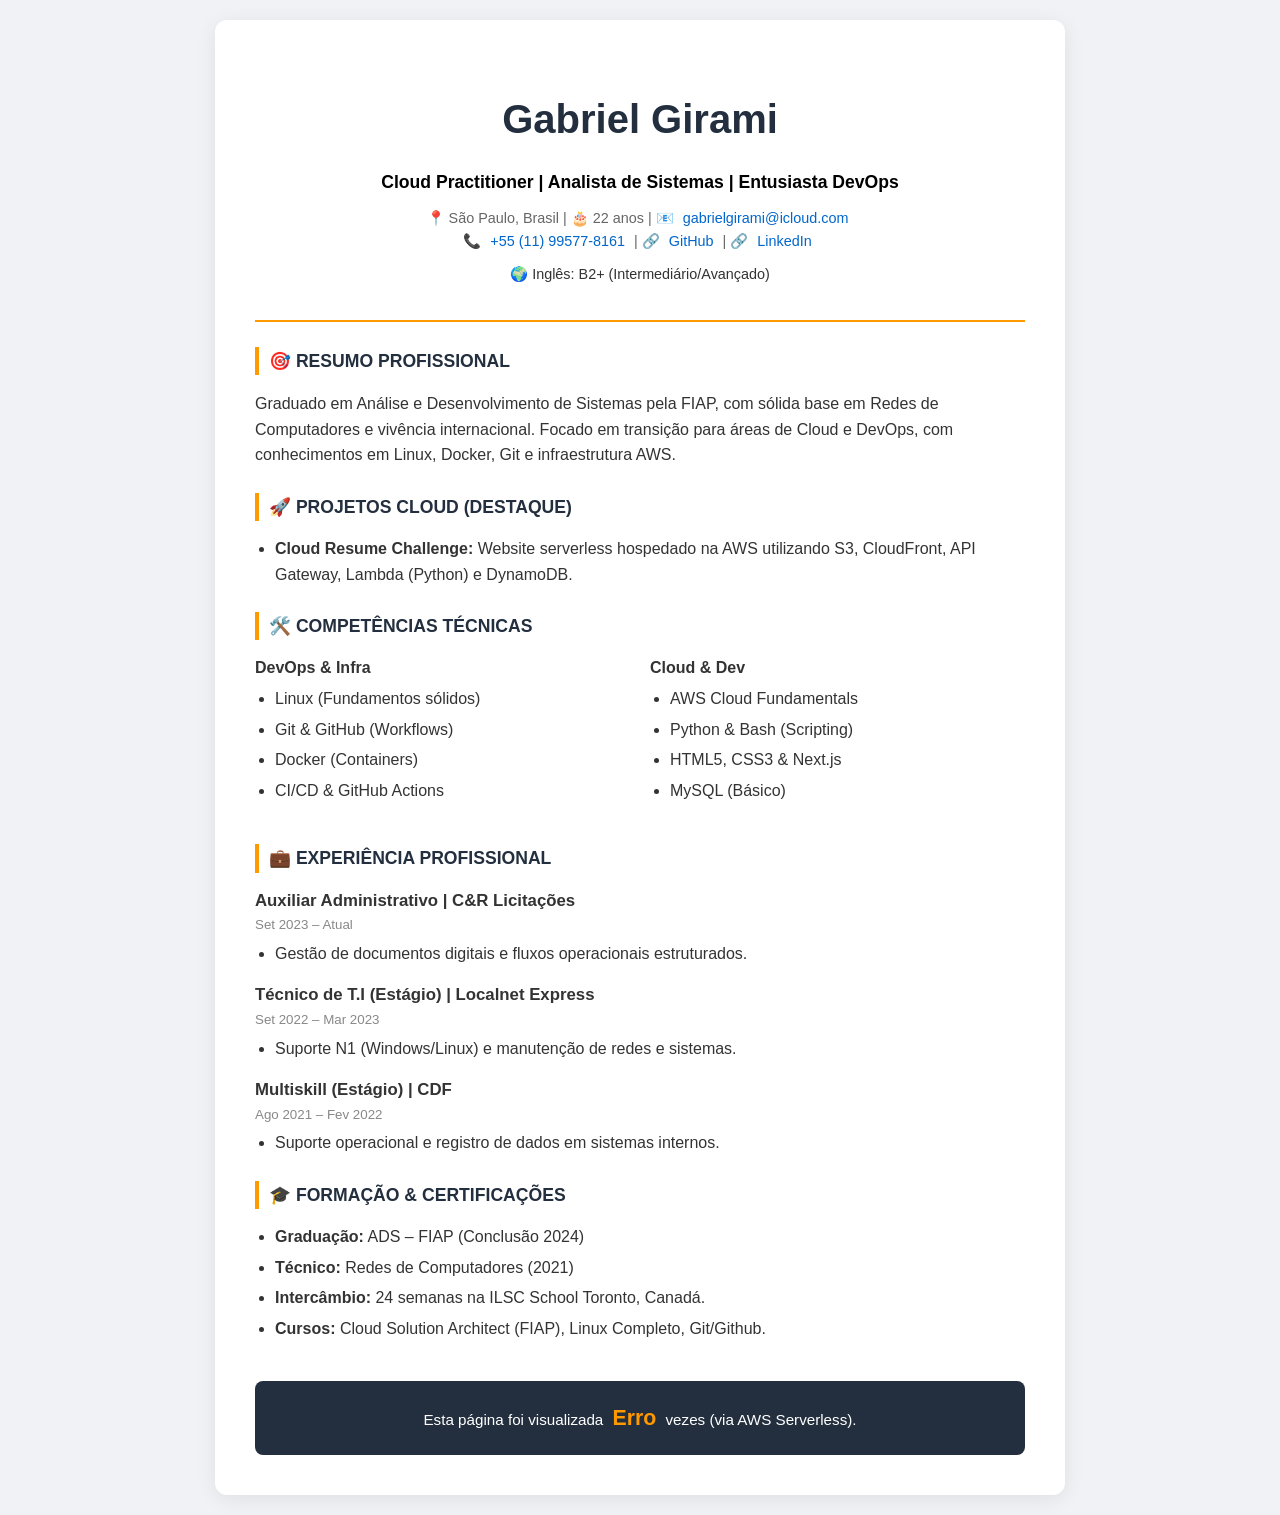
<file: index.html>
<!DOCTYPE html>
<html lang="pt-br">
<head>
    <meta charset="UTF-8">
    <meta name="viewport" content="width=device-width, initial-scale=1.0">
    <title>Currículo | Gabriel Girami</title>
    <link rel="stylesheet" href="style.css">
</head>
<body>

<div class="container">
    <header>
        <h1>Gabriel Girami</h1>
        <p class="subtitle"><strong>Cloud Practitioner | Analista de Sistemas | Entusiasta DevOps</strong></p>
        <div class="contact-info">
            📍 São Paulo, Brasil | 🎂 22 anos | 📧 <a href="mailto:gabrielgirami@icloud.com">gabrielgirami@icloud.com</a><br>
            📞 <a href="https://wa.me/5511995778161" target="_blank">+55 (11) 99577-8161</a> | 
            🔗 <a href="https://github.com/gabrielgirami2" target="_blank">GitHub</a> | 
            🔗 <a href="https://linkedin.com/in/gabrielgirami" target="_blank">LinkedIn</a>
        </div>
        <p style="font-size: 0.9em; margin-top: 10px;">🌍 Inglês: B2+ (Intermediário/Avançado)</p>
    </header>

    <section>
        <h3>🎯 Resumo Profissional</h3>
        <p>Graduado em Análise e Desenvolvimento de Sistemas pela FIAP, com sólida base em Redes de Computadores e vivência internacional. Focado em transição para áreas de Cloud e DevOps, com conhecimentos em Linux, Docker, Git e infraestrutura AWS.</p>
    </section>

    <section>
        <h3>🚀 Projetos Cloud (Destaque)</h3>
        <ul>
            <li><strong>Cloud Resume Challenge:</strong> Website serverless hospedado na AWS utilizando S3, CloudFront, API Gateway, Lambda (Python) e DynamoDB.</li>
        </ul>
    </section>

    <section>
        <h3>🛠️ Competências Técnicas</h3>
        <div class="skills-grid">
            <div>
                <strong>DevOps & Infra</strong>
                <ul>
                    <li>Linux (Fundamentos sólidos)</li>
                    <li>Git & GitHub (Workflows)</li>
                    <li>Docker (Containers)</li>
                    <li>CI/CD & GitHub Actions</li>
                </ul>
            </div>
            <div>
                <strong>Cloud & Dev</strong>
                <ul>
                    <li>AWS Cloud Fundamentals</li>
                    <li>Python & Bash (Scripting)</li>
                    <li>HTML5, CSS3 & Next.js</li>
                    <li>MySQL (Básico)</li>
                </ul>
            </div>
        </div>
    </section>

    <section>
        <h3>💼 Experiência Profissional</h3>
        <div class="item">
            <strong>Auxiliar Administrativo | C&R Licitações</strong>
            <small>Set 2023 – Atual</small>
            <ul>
                <li>Gestão de documentos digitais e fluxos operacionais estruturados.</li>
            </ul>
        </div>

        <div class="item">
            <strong>Técnico de T.I (Estágio) | Localnet Express</strong>
            <small>Set 2022 – Mar 2023</small>
            <ul>
                <li>Suporte N1 (Windows/Linux) e manutenção de redes e sistemas.</li>
            </ul>
        </div>

        <div class="item">
            <strong>Multiskill (Estágio) | CDF</strong>
            <small>Ago 2021 – Fev 2022</small>
            <ul>
                <li>Suporte operacional e registro de dados em sistemas internos.</li>
            </ul>
        </div>
    </section>

    <section>
        <h3>🎓 Formação & Certificações</h3>
        <ul>
            <li><strong>Graduação:</strong> ADS – FIAP (Conclusão 2024)</li>
            <li><strong>Técnico:</strong> Redes de Computadores (2021)</li>
            <li><strong>Intercâmbio:</strong> 24 semanas na ILSC School Toronto, Canadá.</li>
            <li><strong>Cursos:</strong> Cloud Solution Architect (FIAP), Linux Completo, Git/Github.</li>
        </ul>
    </section>

    <div class="stats">
        Esta página foi visualizada <span id="counter">carregando...</span> vezes (via AWS Serverless).
    </div>
</div> 

<script>
    const apiURL = 'https://xwcdg2f7ud.execute-api.us-east-1.amazonaws.com/default/update-resume-counter';

    async function getCounter() {
        try {
            let response = await fetch(apiURL);
            let data = await response.json();
            document.getElementById('counter').innerText = data.count;
        } catch (error) {
            console.error("Erro ao buscar contador:", error);
            document.getElementById('counter').innerText = "Erro";
        }
    }
    getCounter();
</script>
    
</body>
</html>
</file>
<file: style.css>
/* Configurações Gerais */
body {
    font-family: 'Segoe UI', Tahoma, Geneva, Verdana, sans-serif;
    line-height: 1.6;
    max-width: 850px;
    margin: auto;
    padding: 20px;
    background-color: #f0f2f5;
    color: #333;
}

/* Container Principal */
.container {
    background: #ffffff;
    padding: 40px;
    border-radius: 12px;
    box-shadow: 0 4px 20px rgba(0,0,0,0.08);
}

/* Cabeçalho */
header {
    text-align: center;
    border-bottom: 2px solid #ff9900;
    padding-bottom: 20px;
    margin-bottom: 25px;
}

header h1 {
    color: #232f3e;
    margin-bottom: 5px;
    font-size: 2.5em;
}

.subtitle {
    color: #000000;
    font-size: 1.1em;
    margin-bottom: 10px;
}

.contact-info {
    font-size: 0.9em;
    color: #666;
}

.contact-info a {
    color: #0066cc;
    text-decoration: none;
    margin: 0 5px;
}

.contact-info a:hover {
    text-decoration: underline;
}

/* Seções */
section {
    margin-bottom: 25px;
}

h3 {
    color: #232f3e;
    border-left: 4px solid #ff9900;
    padding-left: 10px;
    margin-bottom: 15px;
    text-transform: uppercase;
    font-size: 1.1em;
}

/* Grid de Competências */
.skills-grid {
    display: grid;
    grid-template-columns: 1fr 1fr;
    gap: 20px;
}

@media (max-width: 600px) {
    .skills-grid { grid-template-columns: 1fr; }
}

/* Experiência e Formação */
.item {
    margin-bottom: 15px;
}

.item strong {
    display: block;
    font-size: 1.05em;
}

.item small {
    color: #888;
    display: block;
    margin-bottom: 5px;
}

/* Listas */
ul {
    padding-left: 20px;
    margin-top: 5px;
}

li {
    margin-bottom: 5px;
}

/* Contador (AWS Style) */
.stats {
    margin-top: 40px;
    padding: 20px;
    background: #232f3e;
    color: #ffffff;
    text-align: center;
    border-radius: 8px;
    font-size: 0.95em;
}

#counter {
    font-weight: bold;
    color: #ff9900;
    font-size: 1.4em;
    margin: 0 5px;
}
</file>
<file: website/style.css>
/* Configurações Gerais */
body {
    font-family: 'Segoe UI', Tahoma, Geneva, Verdana, sans-serif;
    line-height: 1.6;
    max-width: 850px;
    margin: auto;
    padding: 20px;
    background-color: #f0f2f5;
    color: #333;
}

/* Container Principal */
.container {
    background: #ffffff;
    padding: 40px;
    border-radius: 12px;
    box-shadow: 0 4px 20px rgba(0,0,0,0.08);
}

/* Cabeçalho */
header {
    text-align: center;
    border-bottom: 2px solid #ff9900;
    padding-bottom: 20px;
    margin-bottom: 25px;
}

header h1 {
    color: #232f3e;
    margin-bottom: 5px;
    font-size: 2.5em;
}

.subtitle {
    color: #000000;
    font-size: 1.1em;
    margin-bottom: 10px;
}

.contact-info {
    font-size: 0.9em;
    color: #666;
}

.contact-info a {
    color: #0066cc;
    text-decoration: none;
    margin: 0 5px;
}

.contact-info a:hover {
    text-decoration: underline;
}

/* Seções */
section {
    margin-bottom: 25px;
}

h3 {
    color: #232f3e;
    border-left: 4px solid #ff9900;
    padding-left: 10px;
    margin-bottom: 15px;
    text-transform: uppercase;
    font-size: 1.1em;
}

/* Grid de Competências */
.skills-grid {
    display: grid;
    grid-template-columns: 1fr 1fr;
    gap: 20px;
}

@media (max-width: 600px) {
    .skills-grid { grid-template-columns: 1fr; }
}

/* Experiência e Formação */
.item {
    margin-bottom: 15px;
}

.item strong {
    display: block;
    font-size: 1.05em;
}

.item small {
    color: #888;
    display: block;
    margin-bottom: 5px;
}

/* Listas */
ul {
    padding-left: 20px;
    margin-top: 5px;
}

li {
    margin-bottom: 5px;
}

/* Contador (AWS Style) */
.stats {
    margin-top: 40px;
    padding: 20px;
    background: #232f3e;
    color: #ffffff;
    text-align: center;
    border-radius: 8px;
    font-size: 0.95em;
}

#counter {
    font-weight: bold;
    color: #ff9900;
    font-size: 1.4em;
    margin: 0 5px;
}
</file>
